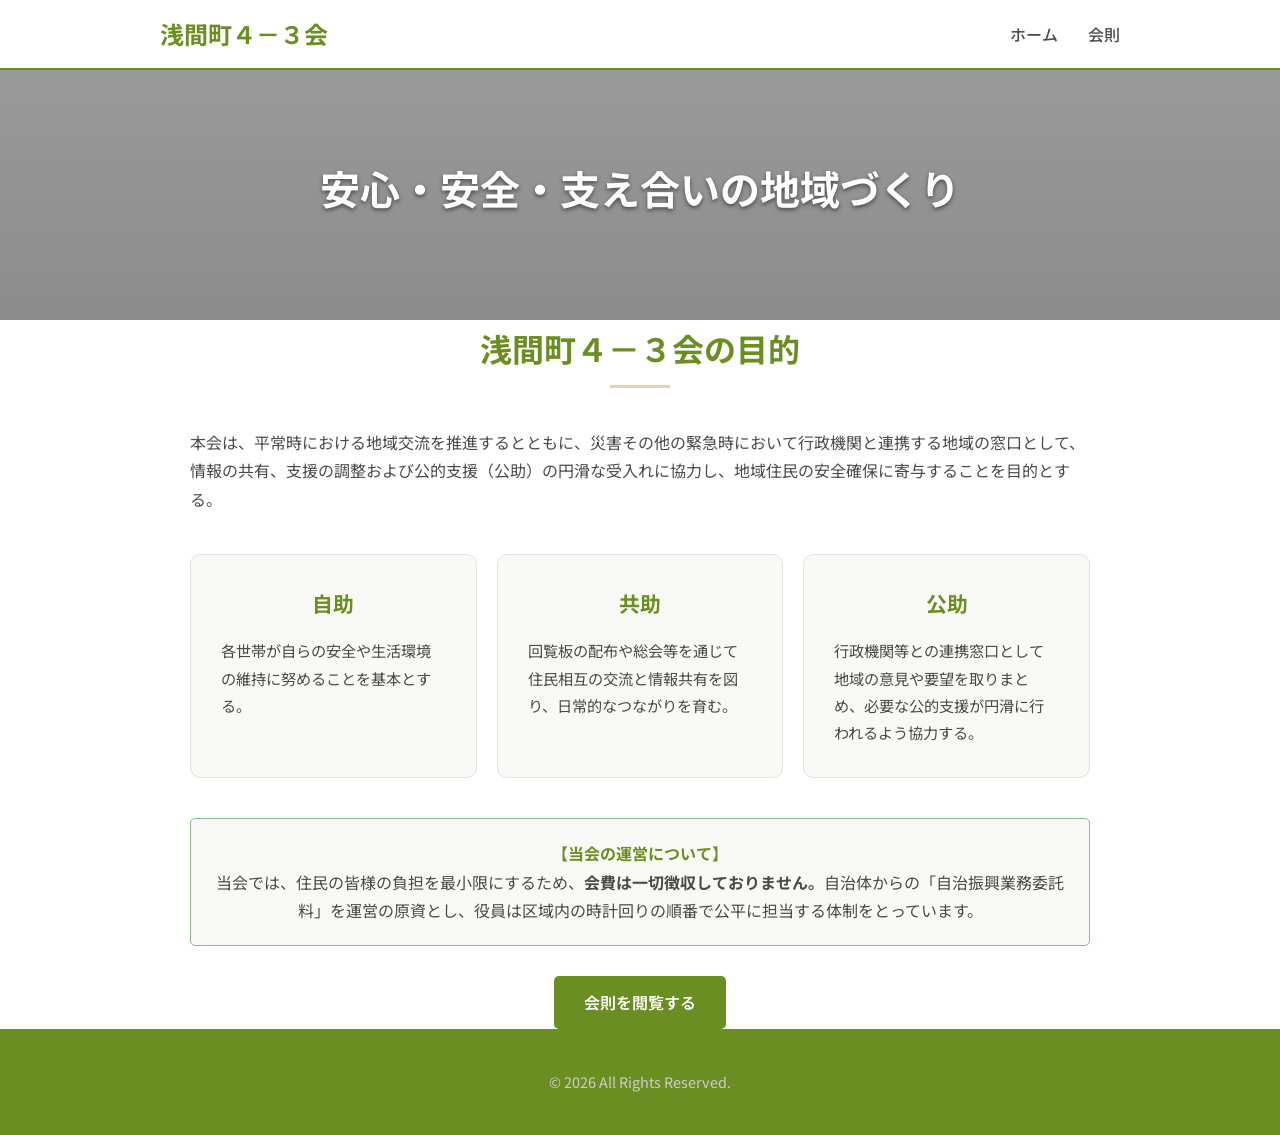
<file: index.html>
<!DOCTYPE html>
<html lang="ja">

<head>
    <meta charset="UTF-8">
    <meta name="viewport" content="width=device-width, initial-scale=1.0">
    <title>浅間町４－３会 公式サイト</title>
    <meta name="description" content="浅間町４－３会の活動情報や会則を掲載しています。地域住民の皆様が安心して暮らせるまちづくりを目指しています。">
    <link rel="preconnect" href="https://fonts.googleapis.com">
    <link rel="preconnect" href="https://fonts.gstatic.com" crossorigin>
    <link href="https://fonts.googleapis.com/css2?family=Noto+Sans+JP:wght@400;500;700&display=swap" rel="stylesheet">
    <link rel="stylesheet" href="style.css">
</head>

<body>
    <header>
        <div class="container">
            <a href="index.html" class="logo">浅間町４－３会</a>
            <nav>
                <ul>
                    <li><a href="index.html">ホーム</a></li>
                    <li><a href="bylaws.html">会則</a></li>
                </ul>
            </nav>
        </div>
    </header>

    <main>
        <section class="hero">
            <div class="hero-content">
                <h1>安心・安全・支え合いの地域づくり</h1>
            </div>
        </section>

        <section id="about" class="container">
            <h2 class="section-title">浅間町４－３会の目的</h2>
            <div style="max-width: 900px; margin: 0 auto; text-align: center;">
                <p style="text-align: left; margin-bottom: 30px;">
                    本会は、平常時における地域交流を推進するとともに、災害その他の緊急時において行政機関と連携する地域の窓口として、情報の共有、支援の調整および公的支援（公助）の円滑な受入れに協力し、地域住民の安全確保に寄与することを目的とする。
                </p>

                <div class="purpose-grid">
                    <div class="purpose-card">
                        <h3>自助</h3>
                        <p>各世帯が自らの安全や生活環境の維持に努めることを基本とする。</p>
                    </div>
                    <div class="purpose-card">
                        <h3>共助</h3>
                        <p>回覧板の配布や総会等を通じて住民相互の交流と情報共有を図り、日常的なつながりを育む。</p>
                    </div>
                    <div class="purpose-card">
                        <h3>公助</h3>
                        <p>行政機関等との連携窓口として地域の意見や要望を取りまとめ、必要な公的支援が円滑に行われるよう協力する。</p>
                    </div>
                </div>

                <div
                    style="margin-top: 40px; padding: 20px; background-color: var(--secondary-color); border-radius: 5px; border: 1px solid var(--primary-light);">
                    <p style="font-weight: 700; color: var(--primary-color);">【当会の運営について】</p>
                    <p>当会では、住民の皆様の負担を最小限にするため、<strong>会費は一切徴収しておりません。</strong>自治体からの「自治振興業務委託料」を運営の原資とし、役員は区域内の時計回りの順番で公平に担当する体制をとっています。
                    </p>
                </div>

                <div style="margin-top: 30px;">
                    <a href="bylaws.html" class="btn">会則を閲覧する</a>
                </div>
            </div>
        </section>
    </main>

    <footer>
        <div class="container">
            <p class="copyright">&copy; 2026 All Rights Reserved.</p>
        </div>
    </footer>
    <script src="script.js"></script>
</body>

</html>
</file>
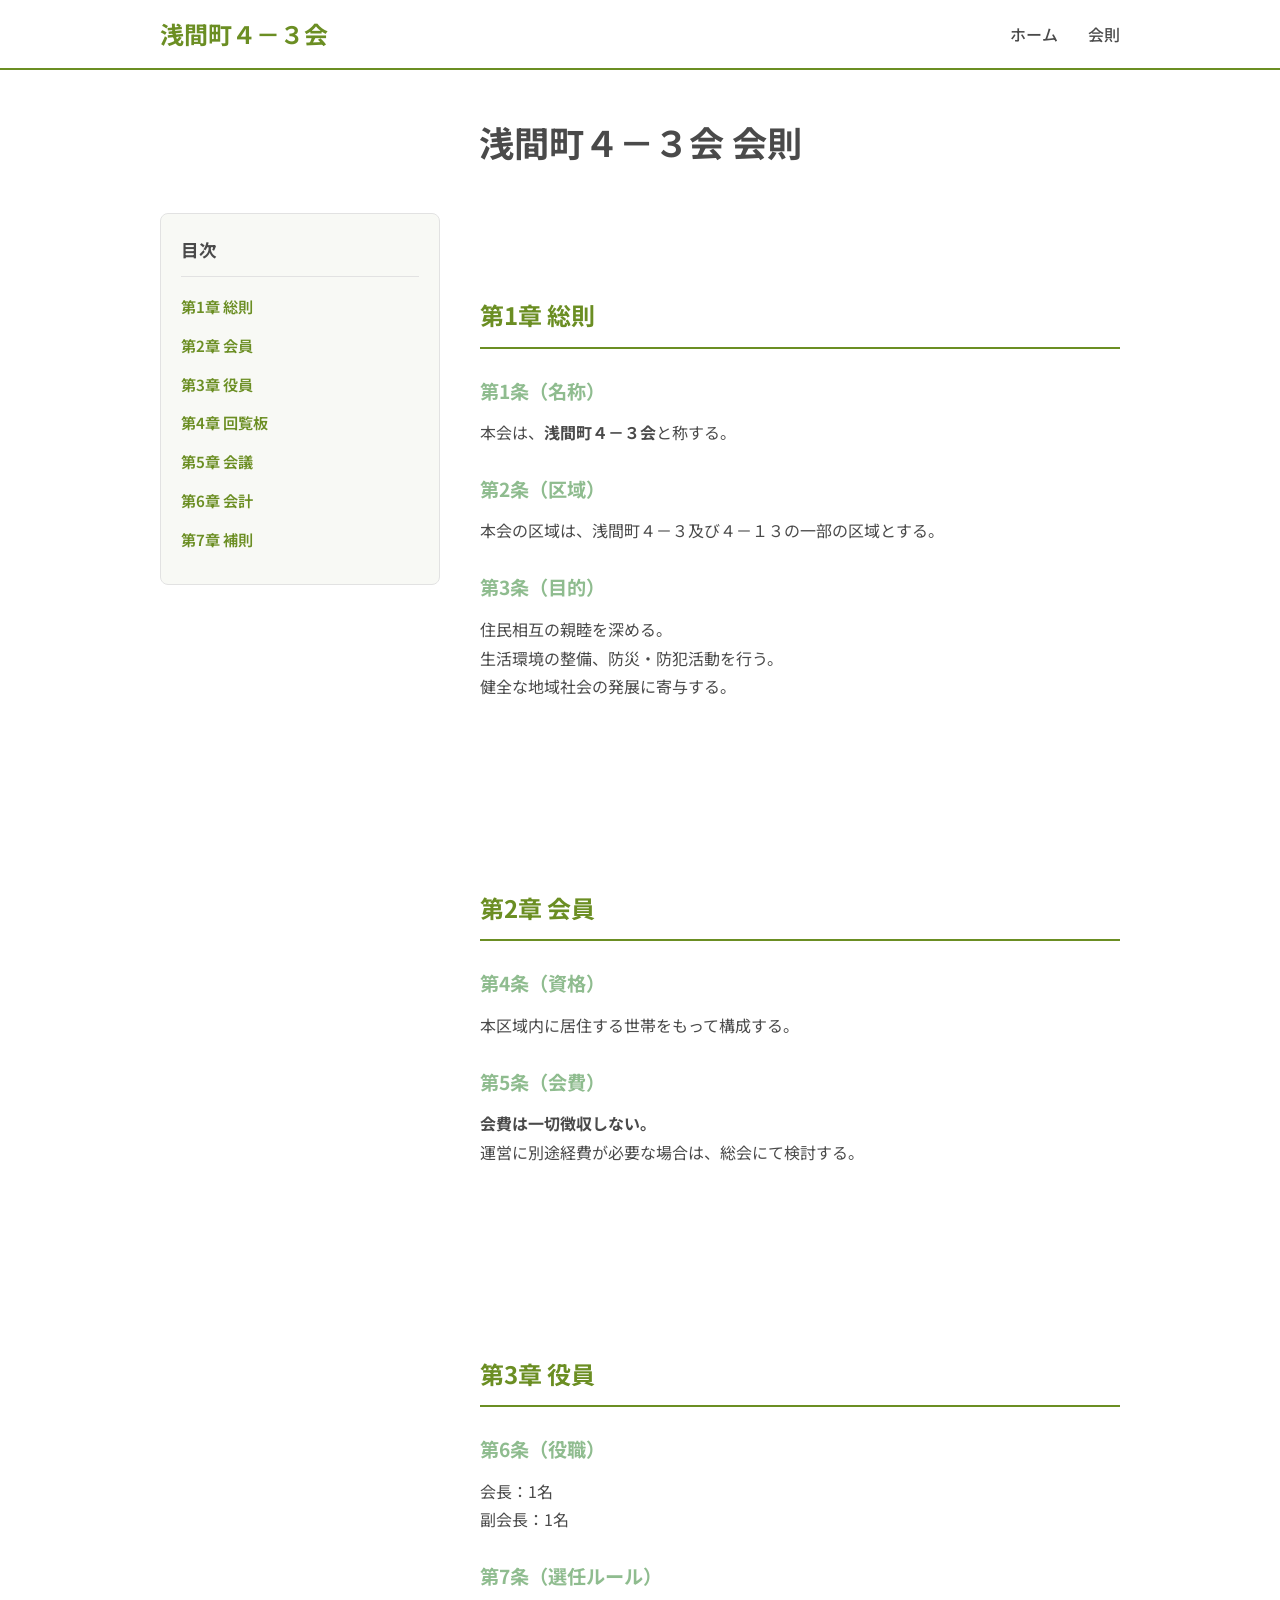
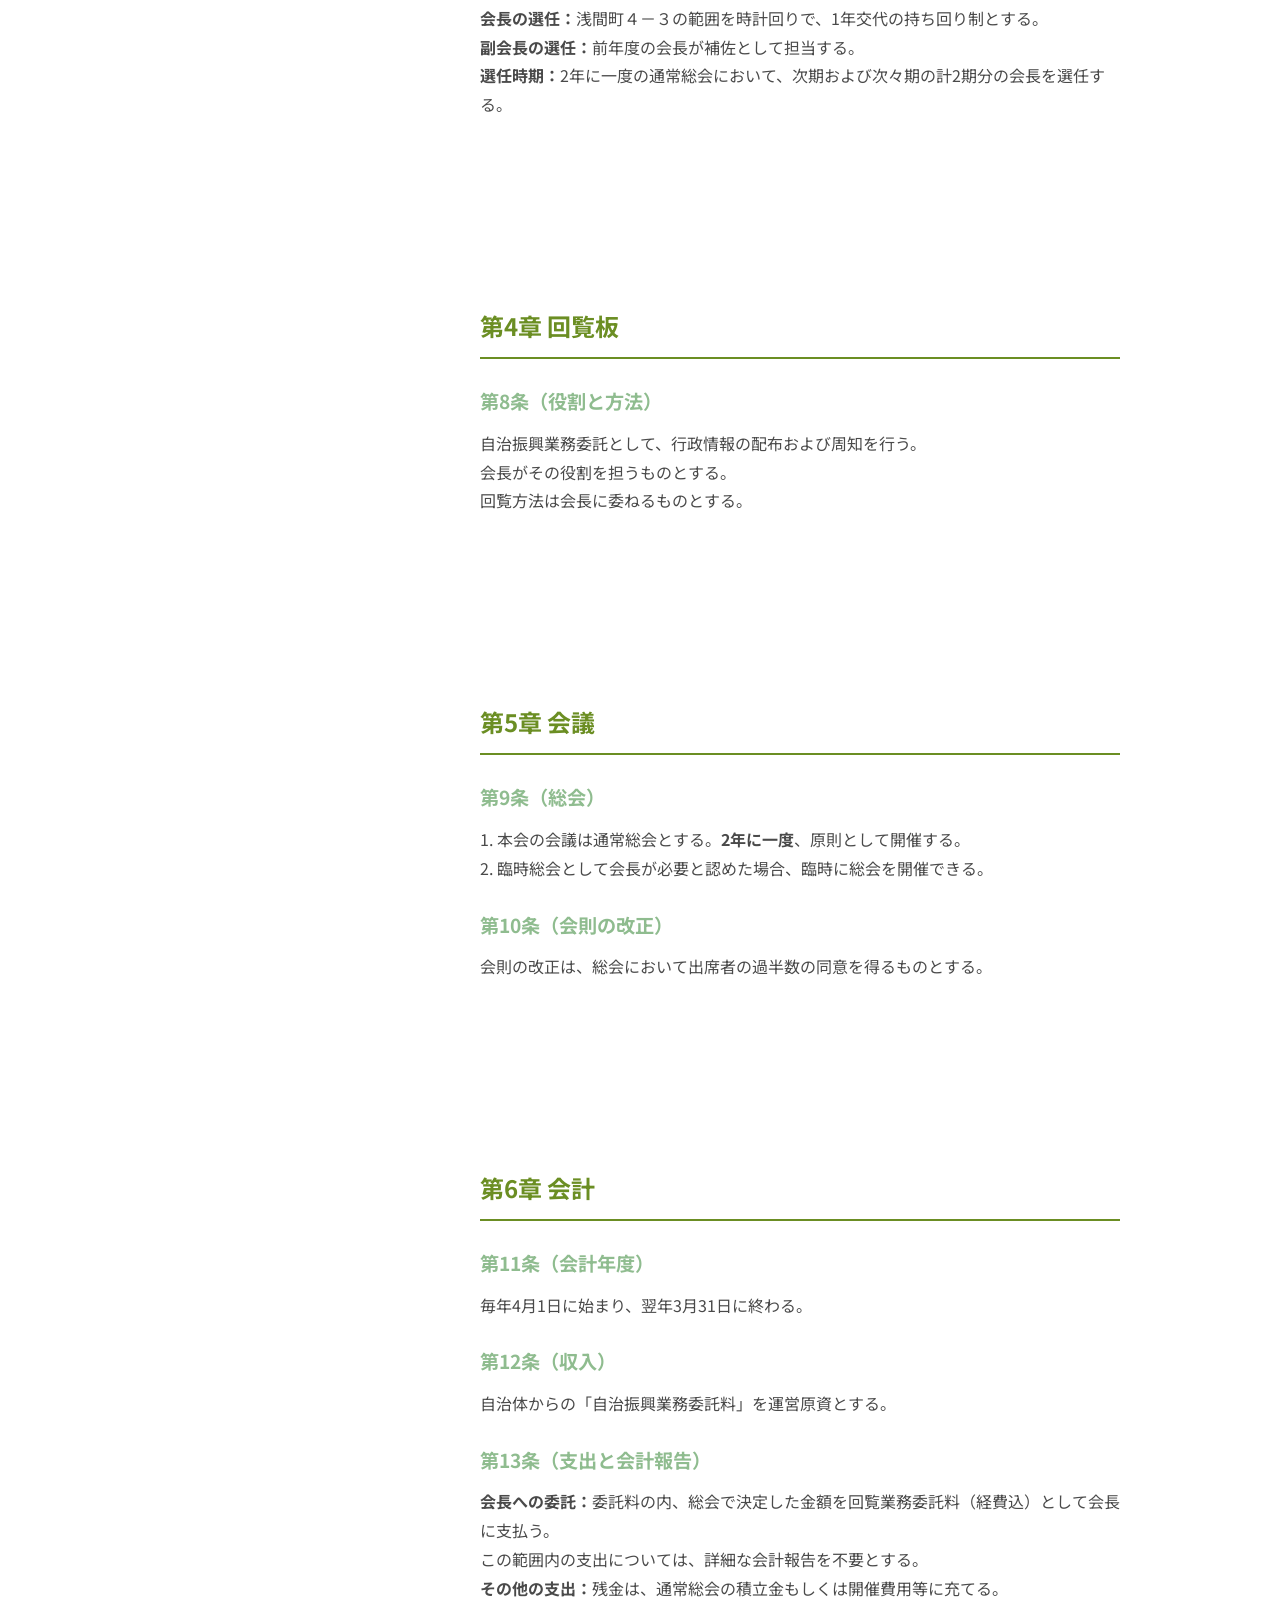
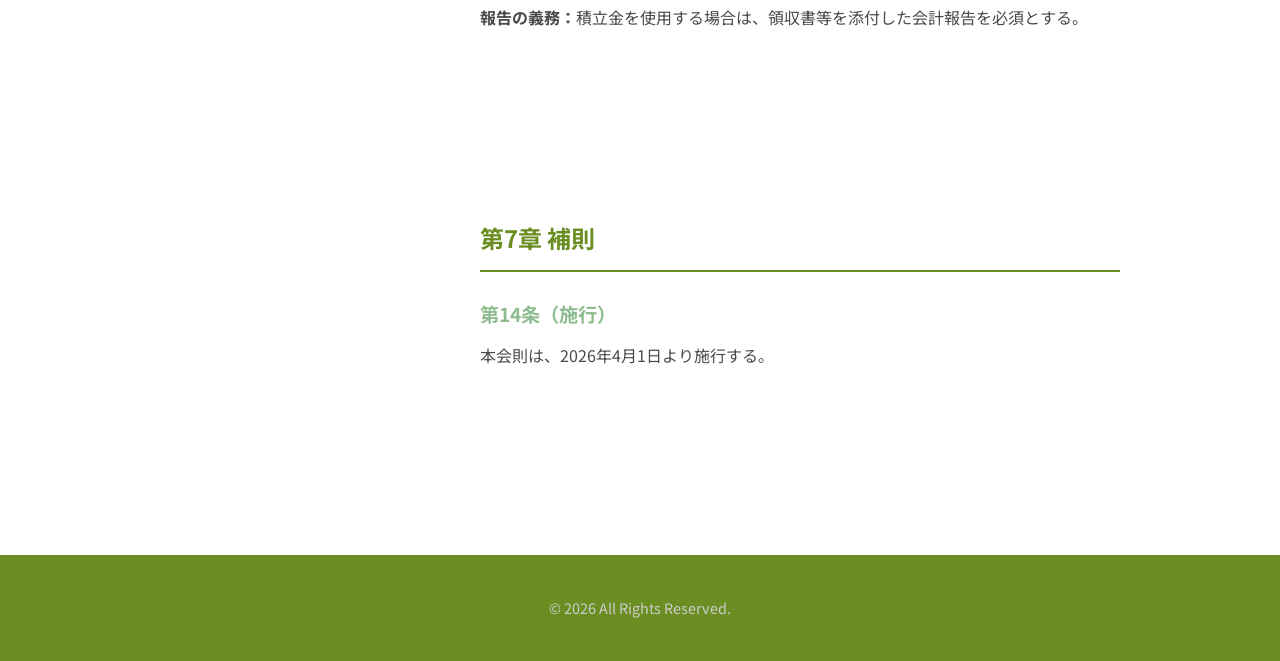
<file: bylaws.html>
<!DOCTYPE html>
<html lang="ja">

<head>
    <meta charset="UTF-8">
    <meta name="viewport" content="width=device-width, initial-scale=1.0">
    <title>会則 - 浅間町４－３会</title>
    <link rel="preconnect" href="https://fonts.googleapis.com">
    <link rel="preconnect" href="https://fonts.gstatic.com" crossorigin>
    <link href="https://fonts.googleapis.com/css2?family=Noto+Sans+JP:wght@400;500;700&display=swap" rel="stylesheet">
    <link rel="stylesheet" href="style.css">
</head>

<body>
    <header>
        <div class="container">
            <a href="index.html" class="logo">浅間町４－３会</a>
            <nav>
                <ul>
                    <li><a href="index.html">ホーム</a></li>
                    <li><a href="bylaws.html">会則</a></li>
                </ul>
            </nav>
        </div>
    </header>

    <div class="container" style="padding-top: 40px; padding-bottom: 80px;">
        <h1 style="font-size: 2.2rem; margin-bottom: 40px; text-align: center;">浅間町４－３会 会則</h1>

        <div class="bylaws-layout">
            <aside class="sidebar">
                <h3>目次</h3>
                <ul class="toc">
                    <li><a href="#chapter1">第1章 総則</a></li>
                    <li><a href="#chapter2">第2章 会員</a></li>
                    <li><a href="#chapter3">第3章 役員</a></li>
                    <li><a href="#chapter4">第4章 回覧板</a></li>
                    <li><a href="#chapter5">第5章 会議</a></li>
                    <li><a href="#chapter6">第6章 会計</a></li>
                    <li><a href="#chapter7">第7章 補則</a></li>
                </ul>
            </aside>

            <main class="bylaws-content">
                <article>
                    <section id="chapter1">
                        <h2>第1章 総則</h2>
                        <div class="clause">
                            <h3>第1条（名称）</h3>
                            <ul>
                                <li>本会は、<strong>浅間町４－３会</strong>と称する。</li>
                            </ul>
                        </div>
                        <div class="clause">
                            <h3>第2条（区域）</h3>
                            <ul>
                                <li>本会の区域は、浅間町４－３及び４－１３の一部の区域とする。</li>
                            </ul>
                        </div>
                        <div class="clause">
                            <h3>第3条（目的）</h3>
                            <ul>
                                <li>住民相互の親睦を深める。</li>
                                <li>生活環境の整備、防災・防犯活動を行う。</li>
                                <li>健全な地域社会の発展に寄与する。</li>
                            </ul>
                        </div>
                    </section>

                    <section id="chapter2">
                        <h2>第2章 会員</h2>
                        <div class="clause">
                            <h3>第4条（資格）</h3>
                            <ul>
                                <li>本区域内に居住する世帯をもって構成する。</li>
                            </ul>
                        </div>
                        <div class="clause">
                            <h3>第5条（会費）</h3>
                            <ul>
                                <li><strong>会費は一切徴収しない。</strong></li>
                                <li>運営に別途経費が必要な場合は、総会にて検討する。</li>
                            </ul>
                        </div>
                    </section>

                    <section id="chapter3">
                        <h2>第3章 役員</h2>
                        <div class="clause">
                            <h3>第6条（役職）</h3>
                            <ul>
                                <li>会長：1名</li>
                                <li>副会長：1名</li>
                            </ul>
                        </div>
                        <div class="clause">
                            <h3>第7条（選任ルール）</h3>
                            <ul>
                                <li><strong>会長の選任：</strong>浅間町４－３の範囲を時計回りで、1年交代の持ち回り制とする。</li>
                                <li><strong>副会長の選任：</strong>前年度の会長が補佐として担当する。</li>
                                <li><strong>選任時期：</strong>2年に一度の通常総会において、次期および次々期の計2期分の会長を選任する。</li>
                            </ul>
                        </div>
                    </section>

                    <section id="chapter4">
                        <h2>第4章 回覧板</h2>
                        <div class="clause">
                            <h3>第8条（役割と方法）</h3>
                            <ul>
                                <li>自治振興業務委託として、行政情報の配布および周知を行う。</li>
                                <li>会長がその役割を担うものとする。</li>
                                <li>回覧方法は会長に委ねるものとする。</li>
                            </ul>
                        </div>
                    </section>

                    <section id="chapter5">
                        <h2>第5章 会議</h2>
                        <div class="clause">
                            <h3>第9条（総会）</h3>
                            <p>1. 本会の会議は通常総会とする。<strong>2年に一度</strong>、原則として開催する。</p>
                            <p>2. 臨時総会として会長が必要と認めた場合、臨時に総会を開催できる。</p>
                        </div>
                        <div class="clause">
                            <h3>第10条（会則の改正）</h3>
                            <ul>
                                <li>会則の改正は、総会において出席者の過半数の同意を得るものとする。</li>
                            </ul>
                        </div>
                    </section>

                    <section id="chapter6">
                        <h2>第6章 会計</h2>
                        <div class="clause">
                            <h3>第11条（会計年度）</h3>
                            <ul>
                                <li>毎年4月1日に始まり、翌年3月31日に終わる。</li>
                            </ul>
                        </div>
                        <div class="clause">
                            <h3>第12条（収入）</h3>
                            <ul>
                                <li>自治体からの「自治振興業務委託料」を運営原資とする。</li>
                            </ul>
                        </div>
                        <div class="clause">
                            <h3>第13条（支出と会計報告）</h3>
                            <ul>
                                <li><strong>会長への委託：</strong>委託料の内、総会で決定した金額を回覧業務委託料（経費込）として会長に支払う。
                                    <ul>
                                        <li>この範囲内の支出については、詳細な会計報告を不要とする。</li>
                                    </ul>
                                </li>
                                <li><strong>その他の支出：</strong>残金は、通常総会の積立金もしくは開催費用等に充てる。</li>
                                <li><strong>報告の義務：</strong>積立金を使用する場合は、領収書等を添付した会計報告を必須とする。</li>
                            </ul>
                        </div>
                    </section>

                    <section id="chapter7">
                        <h2>第7章 補則</h2>
                        <div class="clause">
                            <h3>第14条（施行）</h3>
                            <ul>
                                <li>本会則は、2026年4月1日より施行する。</li>
                            </ul>
                        </div>
                    </section>
                </article>
            </main>
        </div>
    </div>

    <footer>
        <div class="container">
            <p class="copyright">&copy; 2026 All Rights Reserved.</p>
        </div>
    </footer>
    <script src="script.js"></script>
</body>

</html>
</file>
<file: style.css>
:root {
    /* Color Palette - Sage Green & Warm Neutrals for Modern/Calm look */
    --primary-color: #6b8e23;
    /* Olive Drab / Sage-ish */
    --primary-light: #8fbc8f;
    /* Dark Sea Green */
    --secondary-color: #f8f9f5;
    /* Off White with a hint of green */
    --accent-color: #e9d1a8;
    /* Warm Sand / Straw */
    --text-color: #4a4a4a;
    --text-muted: #7a7a7a;
    --bg-color: #ffffff;
    --border-color: #e2e2e2;

    /* Typography */
    --font-main: 'Noto Sans JP', sans-serif;

    /* Layout */
    --container-width: 1000px;
    --header-height: 70px;
}

* {
    margin: 0;
    padding: 0;
    box-sizing: border-box;
}

body {
    font-family: var(--font-main);
    color: var(--text-color);
    background-color: var(--bg-color);
    line-height: 1.8;
}

a {
    text-decoration: none;
    color: inherit;
    transition: 0.3s;
}

ul {
    list-style: none;
}

.container {
    max-width: var(--container-width);
    margin: 0 auto;
    padding: 0 20px;
}

/* Header */
header {
    height: var(--header-height);
    background: var(--bg-color);
    border-bottom: 2px solid var(--primary-color);
    position: sticky;
    top: 0;
    z-index: 1000;
    display: flex;
    align-items: center;
}

header .container {
    display: flex;
    justify-content: space-between;
    align-items: center;
    width: 100%;
}

.logo {
    font-size: 1.5rem;
    font-weight: 700;
    color: var(--primary-color);
}

nav ul {
    display: flex;
    gap: 30px;
}

nav ul li a {
    font-weight: 500;
    position: relative;
}

nav ul li a:hover {
    color: var(--primary-light);
}

/* Hero Section */
.hero {
    height: 250px;
    /* 府中市の「けやき並木」をイメージした、より遠景（引き）から見た明け方の高品質画像 */
    background: linear-gradient(rgba(0, 0, 0, 0.4), rgba(0, 0, 0, 0.45)),
        url('https://images.unsplash.com/photo-1470252649378-9c29740c9fa8?auto=format&fit=crop&w=1920&q=80') center/cover no-repeat;
    display: flex;
    align-items: center;
    justify-content: center;
    color: #fff;
    text-align: center;
    position: relative;
}

.hero-content {
    max-width: 800px;
    padding: 0 20px;
}

.hero-content h1 {
    font-size: 2.5rem;
    margin-bottom: 15px;
    text-shadow: 0 2px 4px rgba(0, 0, 0, 0.5);
}

.hero-content p {
    font-size: 1.2rem;
    text-shadow: 0 2px 4px rgba(0, 0, 0, 0.5);
}

/* Sections */
section {
    padding: 80px 0;
}

.section-title {
    font-size: 2rem;
    text-align: center;
    margin-bottom: 40px;
    color: var(--primary-color);
    position: relative;
    padding-bottom: 10px;
}

.section-title::after {
    content: '';
    position: absolute;
    bottom: 0;
    left: 50%;
    transform: translateX(-50%);
    width: 60px;
    height: 3px;
    background: var(--accent-color);
}

/* Buttons */
.btn {
    display: inline-block;
    padding: 12px 30px;
    background: var(--primary-color);
    color: #fff;
    border-radius: 5px;
    font-weight: 600;
    transition: 0.3s;
}

.btn:hover {
    background: var(--primary-light);
    transform: translateY(-2px);
}

/* Footer */
footer {
    background: var(--primary-color);
    color: #fff;
    padding: 40px 0;
    text-align: center;
}

.footer-info {
    margin-bottom: 20px;
}

.copyright {
    font-size: 0.9rem;
    color: #ccc;
}

/* Bylaws Page Specifics */
.bylaws-layout {
    display: grid;
    grid-template-columns: 280px 1fr;
    gap: 40px;
    align-items: flex-start;
}

.sidebar {
    position: sticky;
    top: calc(var(--header-height) + 20px);
    background: var(--secondary-color);
    padding: 20px;
    border-radius: 8px;
    border: 1px solid var(--border-color);
}

.sidebar h3 {
    font-size: 1.1rem;
    margin-bottom: 15px;
    border-bottom: 1px solid var(--border-color);
    padding-bottom: 10px;
}

.toc li {
    margin-bottom: 10px;
}

.toc a {
    font-size: 0.95rem;
    color: var(--text-muted);
}

.toc a.active,
.toc a:hover {
    color: var(--primary-color);
    font-weight: 600;
}

.bylaws-content article {
    background: #fff;
}

.bylaws-content h2 {
    margin-top: 40px;
    padding-bottom: 10px;
    border-bottom: 2px solid var(--primary-color);
    color: var(--primary-color);
}

.bylaws-content h2:first-child {
    margin-top: 0;
}

.clause {
    margin: 25px 0;
}

.clause h3 {
    font-size: 1.2rem;
    margin-bottom: 10px;
    color: var(--primary-light);
}

/* Responsive */
@media (max-width: 768px) {
    .bylaws-layout {
        grid-template-columns: 1fr;
    }

    .sidebar {
        display: none;
        /* In full version, use a drawer */
    }

    nav ul {
        display: none;
    }
}

/* Purpose Section Styles */
.purpose-grid {
    display: grid;
    grid-template-columns: repeat(3, 1fr);
    gap: 20px;
    margin-top: 40px;
}

.purpose-card {
    background: var(--secondary-color);
    padding: 30px;
    border-radius: 10px;
    border: 1px solid var(--border-color);
    transition: transform 0.3s ease, box-shadow 0.3s ease;
}

.purpose-card:hover {
    transform: translateY(-5px);
    box-shadow: 0 10px 20px rgba(0, 0, 0, 0.05);
}

.purpose-card h3 {
    color: var(--primary-color);
    margin-bottom: 15px;
    font-size: 1.3rem;
    display: flex;
    align-items: center;
    justify-content: center;
    gap: 10px;
}

.purpose-card p {
    font-size: 0.95rem;
    text-align: left;
}

/* Responsive for Purpose Grid */
@media (max-width: 768px) {
    .purpose-grid {
        grid-template-columns: 1fr;
    }
}
</file>
